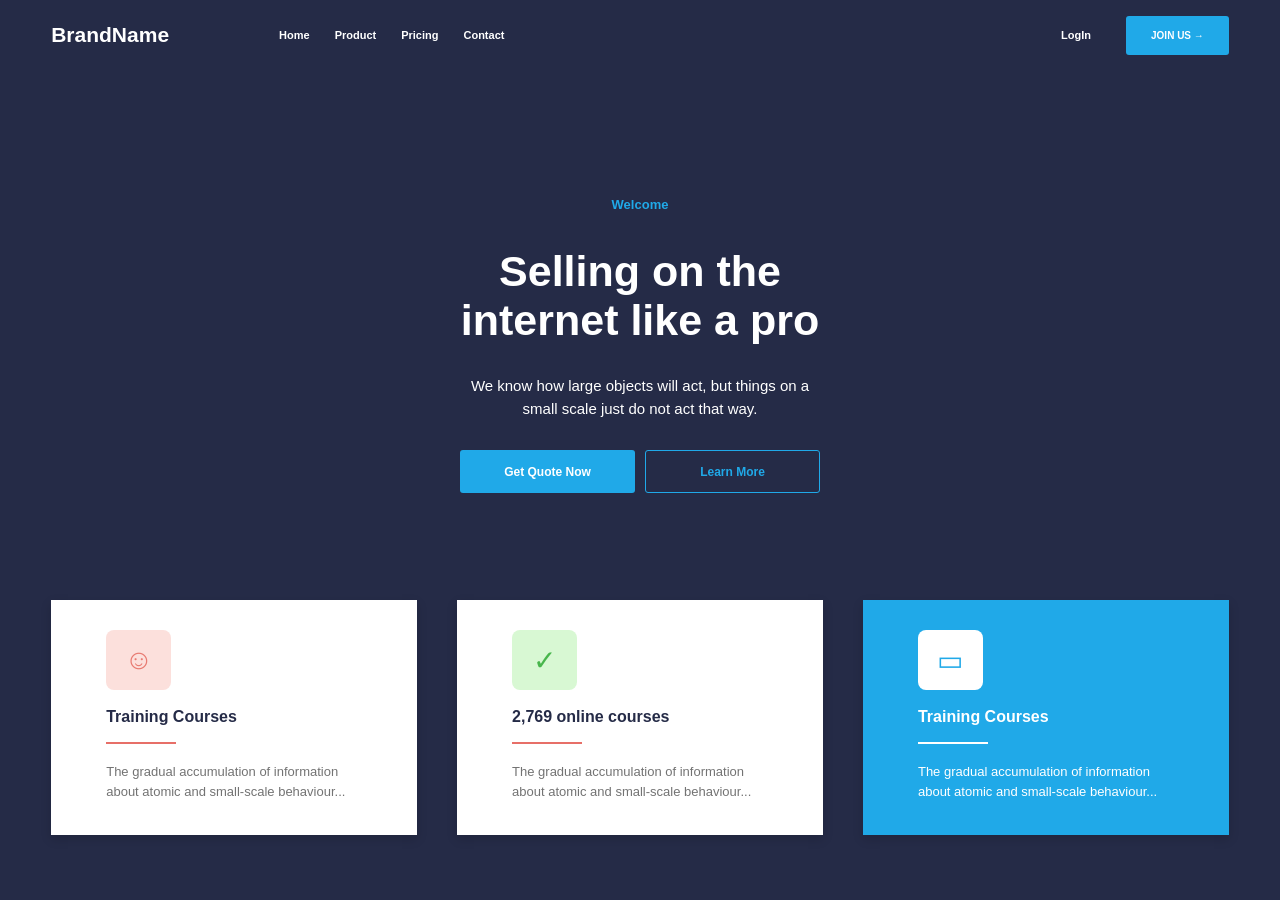
<file: ALL/3/index.html>
<!DOCTYPE html>
<html lang="en">
<head>
    <meta charset="UTF-8">
    <meta name="viewport" content="width=device-width, initial-scale=1.0">
    <title>BrandName - Learning</title>
    <link rel="stylesheet" href="style.css">
</head>

<body>

    <header>

        <div class="logo">
            BrandName
        </div>

        <nav>
            <a href="#">Home</a>
            <a href="#">Product</a>
            <a href="#">Pricing</a>
            <a href="#">Contact</a>
        </nav>

        <div class="header-buttons">
            <a href="#" class="login">LogIn</a>
            <a href="#" class="join">JOIN US →</a>
        </div>

    </header>


    <main>

        <section class="hero">

            <p class="welcome">
                Welcome
            </p>

            <h1>
                Selling on the<br>
                internet like a pro
            </h1>

            <p class="description">
                We know how large objects will act, but things on a<br>
                small scale just do not act that way.
            </p>

            <div class="hero-buttons">
                <a href="#" class="quote">
                    Get Quote Now
                </a>

                <a href="#" class="learn">
                    Learn More
                </a>
            </div>

        </section>


        <section class="features">

            <div class="card">

                <div class="icon pink">
                    ☺
                </div>

                <h2>
                    Training Courses
                </h2>

                <div class="line"></div>

                <p>
                    The gradual accumulation of
                    information about atomic and
                    small-scale behaviour...
                </p>

            </div>


            <div class="card">

                <div class="icon green">
                    ✓
                </div>

                <h2>
                    2,769 online courses
                </h2>

                <div class="line"></div>

                <p>
                    The gradual accumulation of
                    information about atomic and
                    small-scale behaviour...
                </p>

            </div>


            <div class="card blue-card">

                <div class="icon white">
                    ▭
                </div>

                <h2>
                    Training Courses
                </h2>

                <div class="line"></div>

                <p>
                    The gradual accumulation of
                    information about atomic and
                    small-scale behaviour...
                </p>

            </div>

        </section>

    </main>

</body>
</html>
</file>
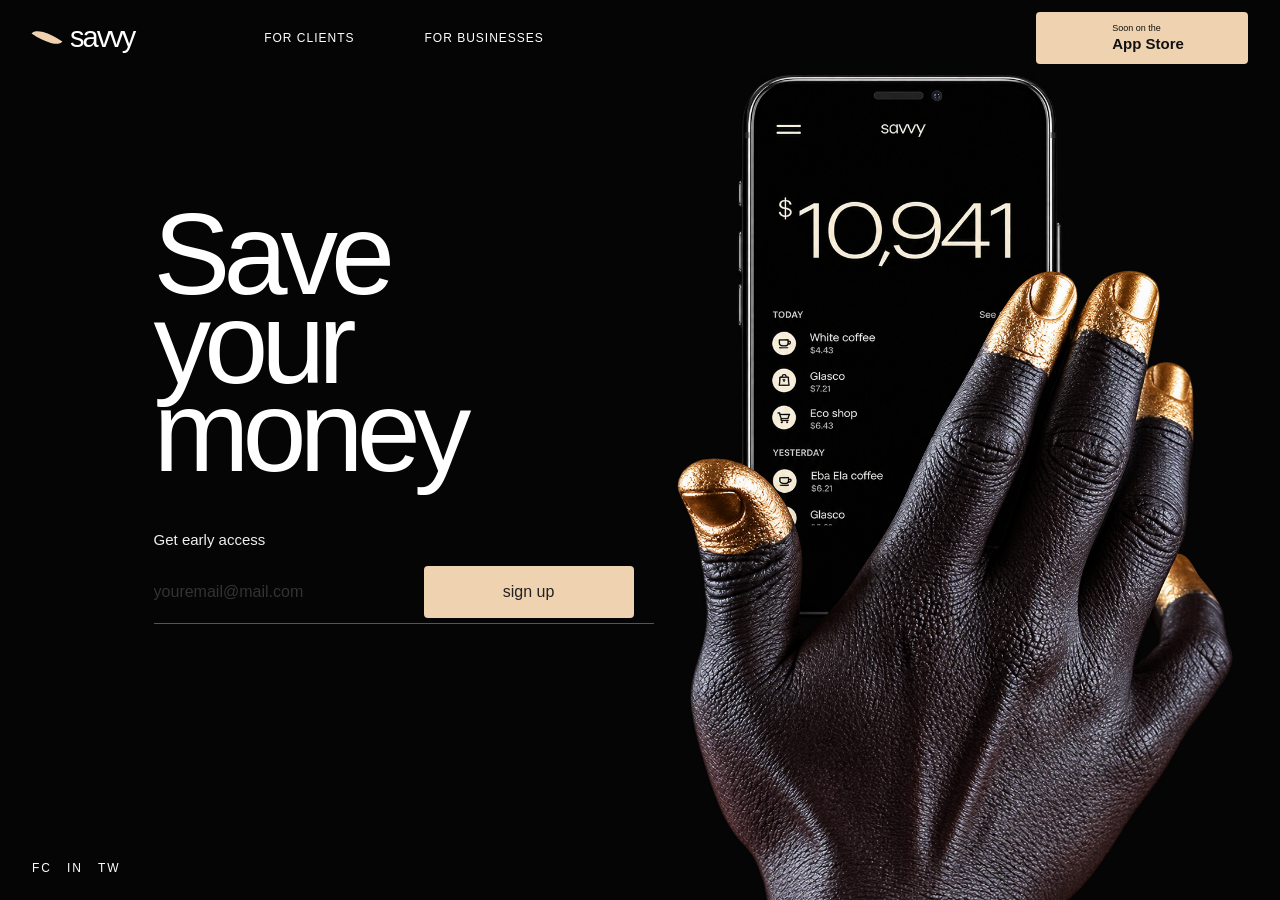
<file: ALL/4/index.html>
<!DOCTYPE html>
<html lang="en">
<head>
    <meta charset="UTF-8">
    <meta name="viewport" content="width=device-width, initial-scale=1.0">
    <title>Savvy</title>
    <link rel="stylesheet" href="style.css">
</head>

<body>

    <header>

        <div class="logo">
            <span class="logo-shape"></span>
            savvy
        </div>

        <nav>
            <a href="#">FOR CLIENTS</a>
            <a href="#">FOR BUSINESSES</a>
        </nav>

        <a href="#" class="app-store">
            <span class="apple"></span>

            <div>
                <small>Soon on the</small>
                <strong>App Store</strong>
            </div>
        </a>

    </header>


    <main>

        <section class="hero">

            <div class="hero-content">

                <h1>
                    Save<br>
                    your<br>
                    money
                </h1>

                <div class="signup">

                    <p>
                        Get early access
                    </p>

                    <div class="form">

                        <input
                            type="email"
                            placeholder="youremail@mail.com"
                        >

                        <button>
                            sign up
                        </button>

                    </div>

                </div>

            </div>


            <div class="hero-image">

                <img
                    src="transparent.png"
                    alt="Savvy App"
                >

            </div>

        </section>

    </main>


    <footer>

        <div>
            FC
        </div>

        <div>
            IN
        </div>

        <div>
            TW
        </div>

    </footer>

</body>
</html>
</file>
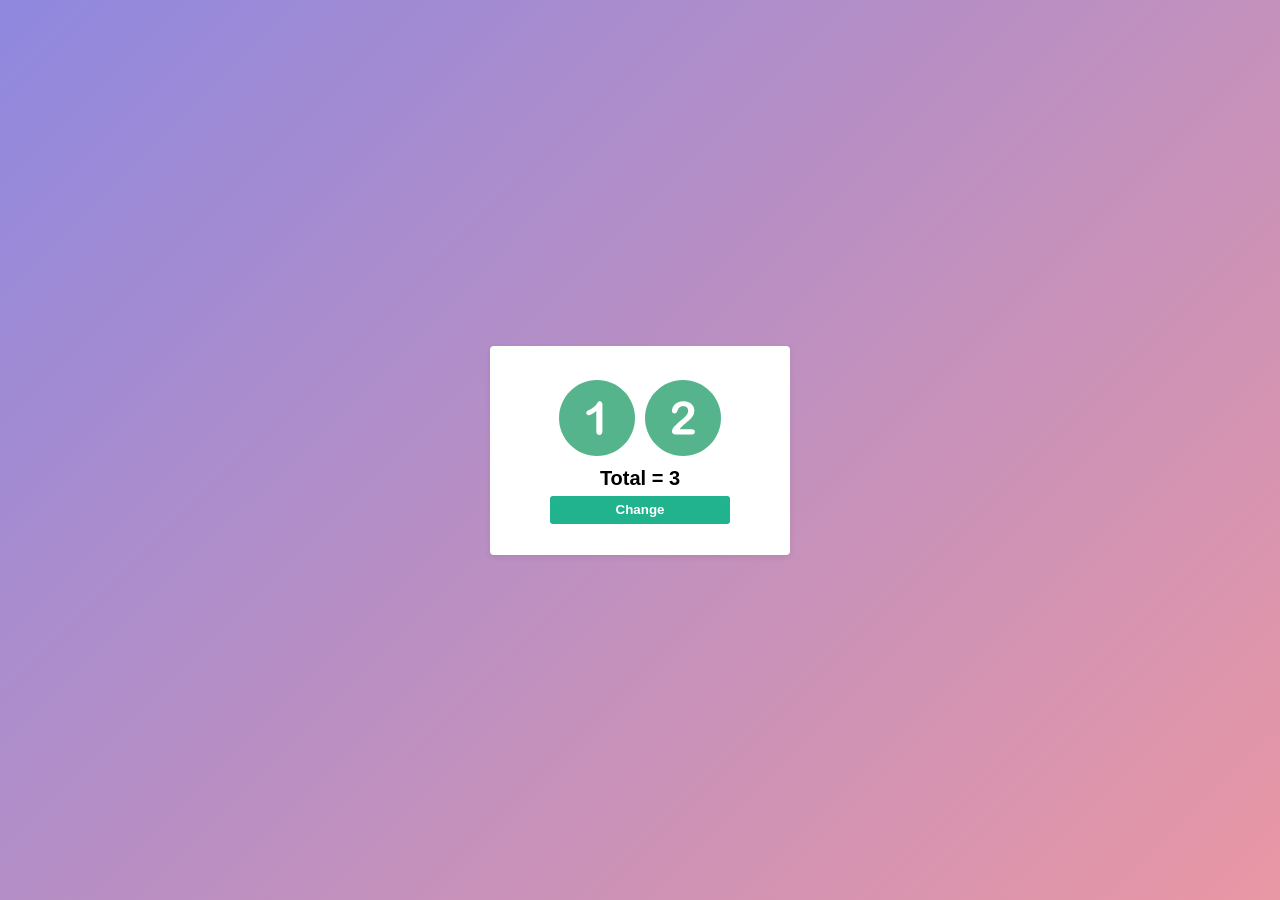
<file: ALL/task6/index.html>
<!DOCTYPE html>
<html lang="ar" dir="rtl">
  <head>
    <meta charset="UTF-8" />
    <meta name="viewport" content="width=device-width, initial-scale=1.0" />
    <title>تغيير الأرقام</title>
    <link rel="stylesheet" href="style.css" />
  </head>
  <body>
    <main class="game-card" aria-live="polite">
      <div class="numbers" aria-label="الأرقام الحالية">
        <img id="firstNumber" src="imaged/one.svg" alt="الرقم 1" />
        <img id="secondNumber" src="imaged/two.svg" alt="الرقم 2" />
      </div>
      <p class="total">Total = <span id="totalValue">3</span></p>
      <button id="changeButton" type="button">Change</button>
    </main>

    <script src="script.js"></script>
  </body>
</html>
</file>
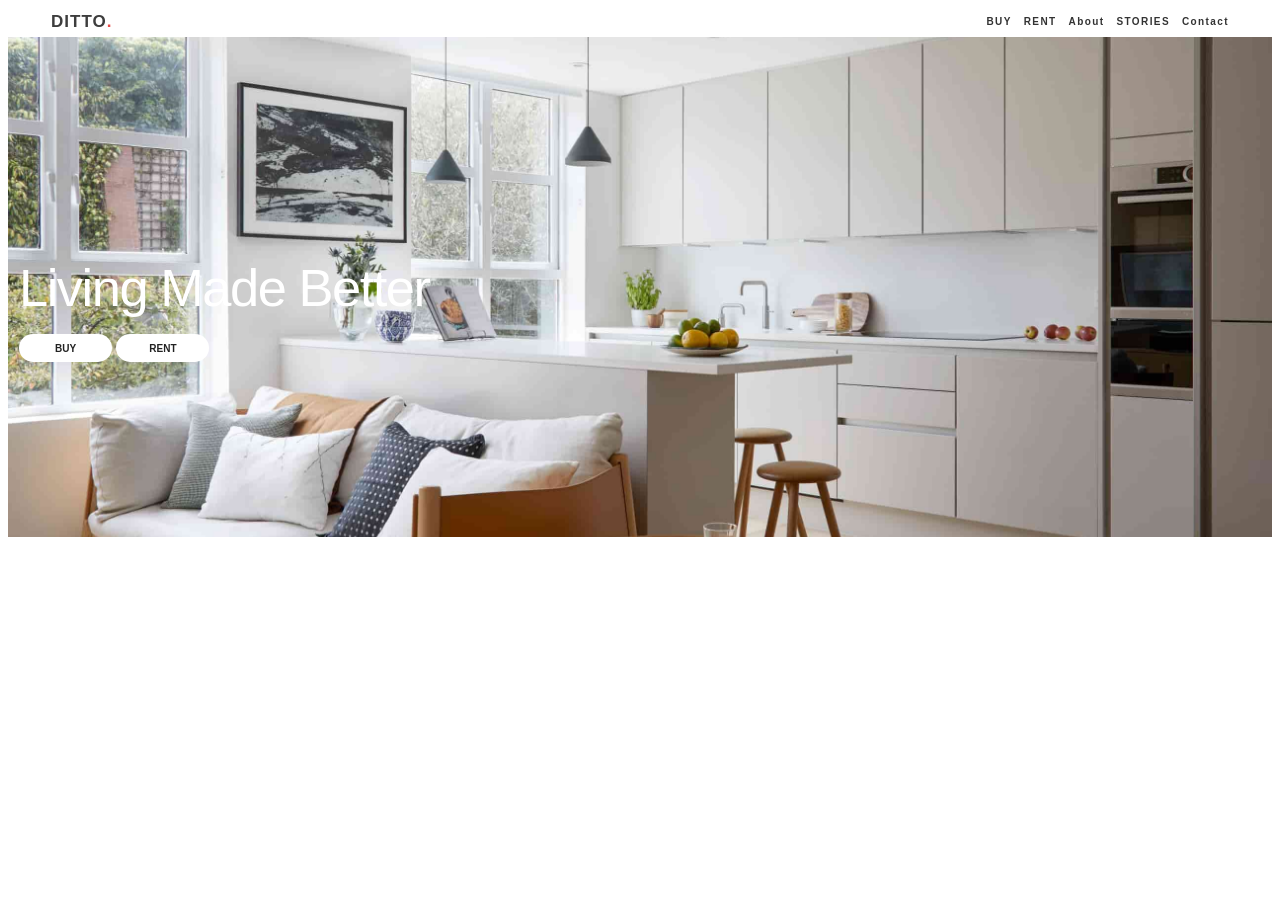
<file: ALL/1/home.html>
<!DOCTYPE html>
<html lang="en">
<head>
    <meta charset="UTF-8">
    <meta name="viewport" content="width=device-width, initial-scale=1.0">
    <title>Document</title>
    <link rel="stylesheet" href="style.css">
</head>
<body>
    <header>
        <div>
            <h2>DITTO<span>.</span></h2>
        </div>
        <nav>
            <a href="#">BUY</a>
            <a href="#">RENT</a>
            <a href="#">About</a>
            <a href="#">STORIES</a>
            <a href="#">Contact</a>
        </nav>

    </header>

    <main>
        <section>
            <img src="open-living-room-and-kitchen.jpg.jpeg" alt="hero image">
            <div>
                <h1>Living Made Better</h1>
                <div>
                    <a href="#">BUY</a>
                    <a href="#">RENT</a>
                </div>
            </div>
        </section>
    </main>
</body>
</html>
</file>
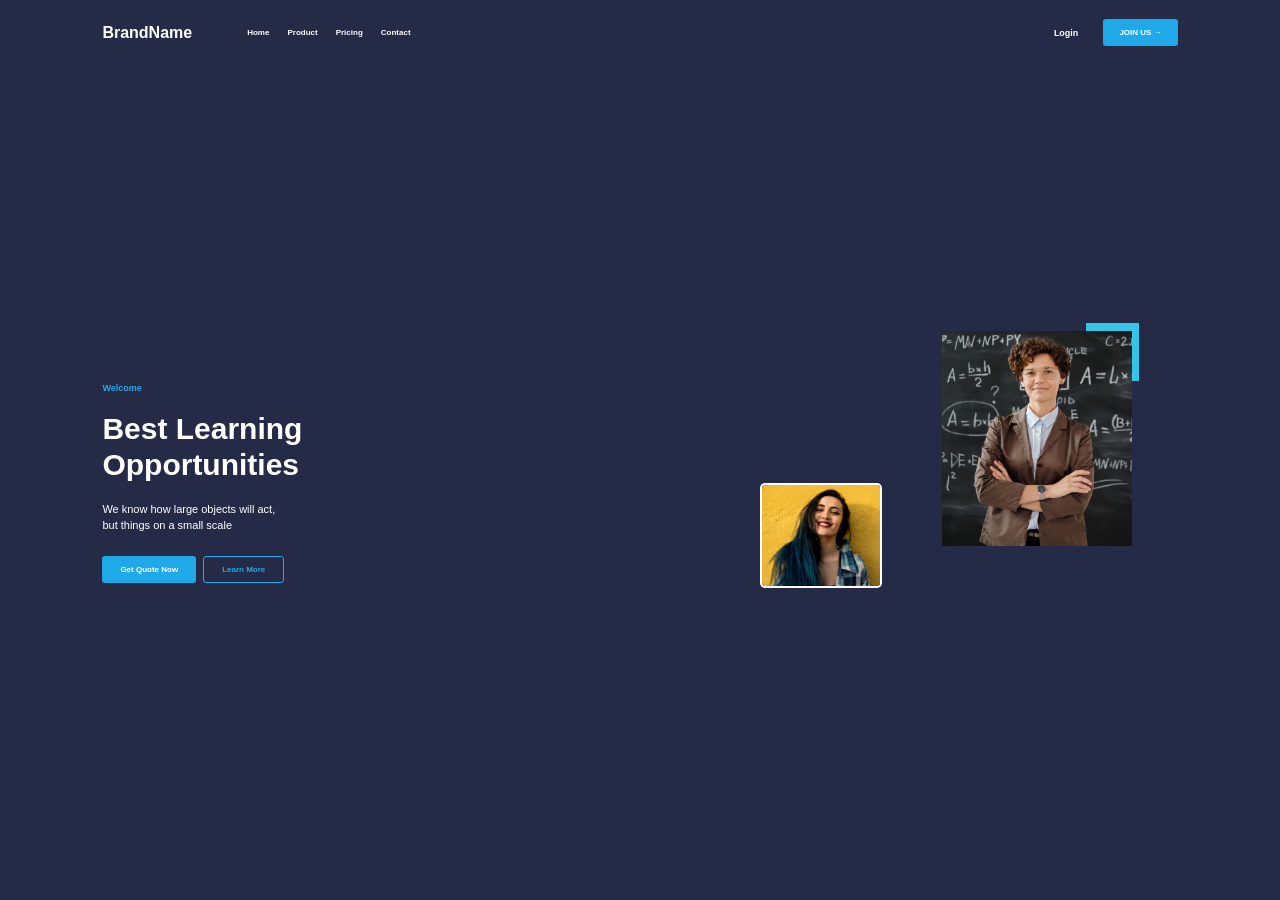
<file: ALL/2/home.html>
<!DOCTYPE html>
<html lang="en">
<head>
    <meta charset="UTF-8">
    <meta name="viewport" content="width=device-width, initial-scale=1.0">
    <title>BrandName - Learning Opportunities</title>
    <link rel="stylesheet" href="style.css">
</head>

<body>

    <header>
        <div class="logo">
            BrandName
        </div>

        <nav>
            <a href="#">Home</a>
            <a href="#">Product</a>
            <a href="#">Pricing</a>
            <a href="#">Contact</a>
        </nav>

        <div class="header-buttons">
            <a href="#" class="login">Login</a>
            <a href="#" class="join">JOIN US →</a>
        </div>
    </header>

    <main>

        <section class="hero">

            <div class="hero-content">

                <p class="welcome">Welcome</p>

                <h1>
                    Best Learning<br>
                    Opportunities
                </h1>

                <p class="description">
                    We know how large objects will act,<br>
                    but things on a small scale
                </p>

                <div class="hero-buttons">
                    <a href="#" class="quote">Get Quote Now</a>
                    <a href="#" class="learn">Learn More</a>
                </div>

            </div>

            <div class="hero-images">

                <div class="blue-shape"></div>

                <img 
                    src="teacher.png" 
                    alt="Teacher"
                    class="teacher-image"
                >

                <img 
                    src="student.png" 
                    alt="Student"
                    class="student-image"
                >

            </div>

        </section>

    </main>

</body>
</html>
</file>
<file: ALL/3/style.css>
* {
    margin: 0;
    padding: 0;
    box-sizing: border-box;
}

html {
    scroll-behavior: smooth;
}

body {
    font-family: Arial, Helvetica, sans-serif;
    background: #252b47;
    color: white;
}


header {
    height: 70px;
    display: flex;
    align-items: center;
    padding: 0 4%;
    background: #252b47;
}


.logo {
    font-size: 21px;
    font-weight: bold;
}


nav {
    display: flex;
    gap: 25px;
    margin-left: 110px;
}


nav a {
    color: white;
    text-decoration: none;
    font-size: 11px;
    font-weight: bold;
}


.header-buttons {
    margin-left: auto;
    display: flex;
    align-items: center;
    gap: 35px;
}


.login {
    color: white;
    text-decoration: none;
    font-size: 11px;
    font-weight: bold;
}


.join {
    background: #20a9e8;
    color: white;
    text-decoration: none;
    padding: 14px 25px;
    border-radius: 3px;
    font-size: 10px;
    font-weight: bold;
}


.hero {
    min-height: 530px;
    display: flex;
    flex-direction: column;
    align-items: center;
    justify-content: center;
    text-align: center;
    padding-top: 20px;
}


.welcome {
    color: #20a9e8;
    font-size: 13px;
    font-weight: bold;
    margin-bottom: 35px;
}


.hero h1 {
    font-size: 43px;
    line-height: 1.15;
    font-weight: 700;
    margin-bottom: 30px;
}


.description {
    color: white;
    font-size: 15px;
    line-height: 1.5;
    margin-bottom: 30px;
}


.hero-buttons {
    display: flex;
    gap: 10px;
}


.hero-buttons a {
    width: 175px;
    height: 43px;
    display: flex;
    align-items: center;
    justify-content: center;
    border-radius: 3px;
    text-decoration: none;
    font-size: 12px;
    font-weight: bold;
}


.quote {
    background: #20a9e8;
    color: white;
}


.learn {
    border: 1px solid #20a9e8;
    color: #20a9e8;
}


.features {
    display: grid;
    grid-template-columns: repeat(3, 1fr);
    gap: 40px;
    padding: 0 4%;
}


.card {
    min-height: 235px;
    background: white;
    color: #252b47;
    padding: 30px 55px;
    box-shadow: 0 4px 10px rgba(0, 0, 0, 0.15);
}


.icon {
    width: 65px;
    height: 60px;
    display: flex;
    align-items: center;
    justify-content: center;
    border-radius: 8px;
    font-size: 28px;
    margin-bottom: 18px;
}


.pink {
    background: #fce0dc;
    color: #e87b72;
}


.green {
    background: #d8f8d3;
    color: #48b64c;
}


.white {
    background: white;
    color: #20a9e8;
}


.card h2 {
    font-size: 16px;
    margin-bottom: 16px;
}


.line {
    width: 70px;
    height: 2px;
    background: #e76f68;
    margin-bottom: 18px;
}


.card p {
    color: #737373;
    font-size: 13px;
    line-height: 1.5;
    max-width: 300px;
}


.blue-card {
    background: #20a9e8;
    color: white;
}


.blue-card p {
    color: white;
}


.blue-card .line {
    background: white;
}
</file>
<file: ALL/4/style.css>
* {
    margin: 0;
    padding: 0;
    box-sizing: border-box;
}

html {
    scroll-behavior: smooth;
}

body {
    font-family: Arial, Helvetica, sans-serif;
    background: #050505;
    color: white;
    min-height: 100vh;
    overflow-x: hidden;
}


header {
    width: 100%;
    height: 75px;

    display: flex;
    align-items: center;

    padding: 0 2.5%;

    position: relative;
    z-index: 10;
}


.logo {
    display: flex;
    align-items: center;
    gap: 8px;

    font-size: 29px;
    font-weight: 400;
    letter-spacing: -2px;
}


.logo-shape {
    width: 30px;
    height: 11px;

    background: #f0d2b0;

    display: block;

    border-radius: 100% 0 100% 0;

    transform: rotate(35deg);
}


nav {
    display: flex;
    gap: 70px;

    margin-left: 130px;
}


nav a {
    color: white;
    text-decoration: none;

    font-size: 12px;
    font-weight: 500;

    letter-spacing: 1px;
}


.app-store {
    margin-left: auto;

    width: 212px;
    height: 52px;

    background: #efd3b0;

    color: #111;

    text-decoration: none;

    display: flex;
    align-items: center;
    justify-content: center;

    gap: 12px;

    border-radius: 4px;
}


.apple {
    font-size: 27px;
    color: #000;
}


.app-store div {
    display: flex;
    flex-direction: column;
}


.app-store small {
    font-size: 9px;
    margin-bottom: 2px;
}


.app-store strong {
    font-size: 15px;
}


.hero {
    min-height: calc(100vh - 75px);

    position: relative;

    display: flex;

    padding: 80px 12% 0 12%;

    overflow: hidden;
}


.hero-content {
    position: relative;
    z-index: 3;

    width: 50%;
}


.hero h1 {
    font-size: clamp(80px, 9vw, 145px);

    font-weight: 300;

    line-height: 0.77;

    letter-spacing: -7px;

    margin-top: 55px;
}


.signup {
    margin-top: 55px;
}


.signup p {
    font-size: 15px;

    color: #eeeeee;

    margin-bottom: 18px;
}


.form {
    display: flex;

    width: 500px;

    border-bottom: 1px solid #555;

    padding-bottom: 5px;
}


.form input {
    width: 270px;

    background: transparent;

    border: none;
    outline: none;

    color: white;

    font-size: 16px;

    padding: 10px 0;
}


.form input::placeholder {
    color: #333;
}


.form button {
    width: 210px;
    height: 52px;

    background: #efd3b0;

    color: #222;

    border: none;

    border-radius: 4px;

    font-size: 16px;

    cursor: pointer;
}


.hero-image {
    position: absolute;

    width: 58%;

    height: 100%;

    right: -2%;
    top: 0;

    z-index: 2;

    display: flex;

    align-items: flex-start;
    justify-content: center;
}


.hero-image img {
    width: 100%;
    height: auto;

    max-height: 900px;

    object-fit: contain;

    object-position: center top;
}


footer {
    position: fixed;

    bottom: 25px;
    left: 2.5%;

    display: flex;

    gap: 15px;

    color: white;

    font-size: 12px;

    letter-spacing: 2px;

    z-index: 10;
}


@media (max-width: 1000px) {

    nav {
        margin-left: 60px;
        gap: 35px;
    }

    .app-store {
        width: 170px;
    }

    .hero {
        padding-left: 8%;
    }

    .hero h1 {
        font-size: 90px;
    }

    .form {
        width: 420px;
    }

    .hero-image {
        width: 60%;
        right: -10%;
    }
}


@media (max-width: 700px) {

    header {
        height: auto;

        padding: 20px 6%;

        flex-wrap: wrap;
    }

    .logo {
        font-size: 25px;
    }

    nav {
        order: 3;

        width: 100%;

        margin: 25px 0 0;

        justify-content: center;

        gap: 30px;
    }

    nav a {
        font-size: 10px;
    }

    .app-store {
        width: 150px;
        height: 45px;
    }

    .hero {
        min-height: calc(100vh - 130px);

        padding: 50px 7%;

        display: block;
    }

    .hero-content {
        width: 100%;
    }

    .hero h1 {
        font-size: 75px;

        letter-spacing: -4px;

        margin-top: 30px;
    }

    .signup {
        margin-top: 45px;
    }

    .form {
        width: 100%;
        max-width: 450px;
    }

    .form input {
        width: 55%;
    }

    .form button {
        width: 45%;
    }

    .hero-image {
        position: relative;

        width: 100%;
        height: 500px;

        right: auto;
        top: auto;

        margin-top: 30px;
    }

    .hero-image img {
        width: 120%;
        max-height: 550px;
    }

    footer {
        position: relative;

        margin: 20px 7% 25px;
    }
}
</file>
<file: ALL/task6/style.css>
* {
  box-sizing: border-box;
}

body {
  min-height: 100vh;
  margin: 0;
  display: grid;
  place-items: center;
  font-family: Arial, sans-serif;
  background: linear-gradient(135deg, #8f88df, #e997a4);
}

.game-card {
  width: min(300px, calc(100% - 32px));
  padding: 34px 60px 31px;
  text-align: center;
  background: #fff;
  border-radius: 4px;
  box-shadow: 0 2px 6px rgb(0 0 0 / 8%);
}

.numbers {
  display: flex;
  direction: ltr;
  justify-content: center;
  gap: 10px;
}

.numbers img {
  width: 76px;
  height: 76px;
  object-fit: contain;
}

.total {
  margin: 11px 0 6px;
  direction: ltr;
  font-size: 20px;
  font-weight: 700;
}

button {
  width: 180px;
  height: 28px;
  border: 0;
  border-radius: 3px;
  color: #fff;
  background: #20b38d;
  font-weight: 700;
  cursor: pointer;
  transition: background 160ms ease, transform 160ms ease;
}

button:hover {
  background: #179b79;
}

button:active {
  transform: scale(0.98);
}

button:focus-visible {
  outline: 3px solid #8f88df;
  outline-offset: 3px;
}
</file>
<file: ALL/1/style.css>
* {
    margin: 0;
    padding: 0;
    box-sizing: border-box;
}

body {
    font-family: Arial, Helvetica, sans-serif;
    background-color: white;
    min-height: 100vh;
    padding: 6px 8px;
}


body > div,
.website {
    width: 100px;
    height: calc(100vh - 12px);
    border: 3px solid #2878e8;
    overflow: hidden;
    position: relative;
}


header {
    height: 31px;
    background-color: white;
    display: flex;
    align-items: center;
    justify-content: space-between;
    padding: 0 43px;
    position: relative;
    z-index: 10;
}

header h2 {
    font-size: 17px;
    font-weight: 800;
    letter-spacing: 1px;
    color: #3d3d3d;
}

header h2 span {
    color: #e84b48;
}


nav {
    display: flex;
    align-items: center;
    gap: 12px;
}

nav a {
    text-decoration: none;
    color: #333;
    font-size: 10px;
    font-weight: 700;
    letter-spacing: 1.4px;
}



main {
    height: calc(500px - 100px);
}

section {
    height: 500px;
    position: relative;
    overflow: hidden;
}



section > img {
    width: 100%;
    height: 100%;
    object-fit: cover;
    object-position: center;
    display: block;
}


section > div {
    position: absolute;
    left: 11px;
    top: 50%;
    transform: translateY(-25%);
    z-index: 2;
}


section h1 {
    color: rgb(255, 255, 255);
    font-size: clamp(36px, 4.1vw, 58px);
    line-height: 1;
    font-weight: 500;
    letter-spacing: -1.5px;
    margin-bottom: 20px;
    white-space: nowrap;
}



section section {
    display: flex;
    gap: 12px;
}

section a {
    width: 93px;
    height: 28px;
    border-radius: 30px;
    background-color: white;
    color: #222;
    display: inline-flex;
    justify-content: center;
    align-items: center;
    text-decoration: none;
    font-size: 10px;
    font-weight: 700;
}



section a:hover {
    background-color: #f2f2f2;
}
</file>
<file: ALL/2/style.css>
* {
    margin: 0;
    padding: 0;
    box-sizing: border-box;
}

body {
    font-family: Arial, Helvetica, sans-serif;
    background: #ffffff;
}



header {
    height: 65px;
    background: #252b47;
    display: flex;
    align-items: center;
    padding: 0 8%;
    color: white;
}

.logo {
    font-size: 16px;
    font-weight: bold;
    margin-right: 55px;
}

nav {
    display: flex;
    gap: 18px;
}

nav a {
    color: white;
    text-decoration: none;
    font-size: 8px;
    font-weight: 600;
}

.header-buttons {
    margin-left: auto;
    display: flex;
    align-items: center;
    gap: 25px;
}

.login {
    color: white;
    text-decoration: none;
    font-size: 9px;
    font-weight: 600;
}

.join {
    background: #20a9e8;
    color: white;
    text-decoration: none;
    padding: 9px 16px;
    border-radius: 3px;
    font-size: 8px;
    font-weight: bold;
}



.hero {
    min-height: calc(100vh - 65px);
    background: #252b47;
    display: flex;
    align-items: center;
    padding: 0 8%;
    position: relative;
    overflow: hidden;
}

.hero-content {
    width: 50%;
    position: relative;
    z-index: 3;
}

.welcome {
    color: #20a9e8;
    font-size: 9px;
    font-weight: bold;
    margin-bottom: 18px;
}

.hero h1 {
    color: white;
    font-size: 30px;
    line-height: 1.2;
    font-weight: 700;
    margin-bottom: 18px;
}

.description {
    color: white;
    font-size: 11px;
    line-height: 1.5;
    margin-bottom: 22px;
}



.hero-buttons {
    display: flex;
    gap: 7px;
}

.hero-buttons a {
    display: flex;
    align-items: center;
    justify-content: center;
    height: 27px;
    padding: 0 18px;
    border-radius: 3px;
    text-decoration: none;
    font-size: 8px;
    font-weight: bold;
}

.quote {
    background: #20a9e8;
    color: white;
}

.learn {
    border: 1px solid #20a9e8;
    color: #20a9e8;
}



.hero-images {
    width: 500px;
    height: 350px;
    position: relative;
}



.blue-shape {
    position: absolute;
    width: 53px;
    height: 58px;
    background: #35c4e8;
    right: 1px;
    top: 15px;
    z-index: 1;
}


.teacher-image {
    position: absolute;
    width: 190px;
    height: 215px;
    object-fit: cover;
    right: 8px;
    top: 23px;
    z-index: 2;
}



.student-image {
    position: absolute;
    width: 122px;
    height: 105px;
    object-fit: cover;
    left: 120px;
    bottom: 70px;
    z-index: 4;
    border: 2px solid white;
    border-radius: 5px;
}
</file>
